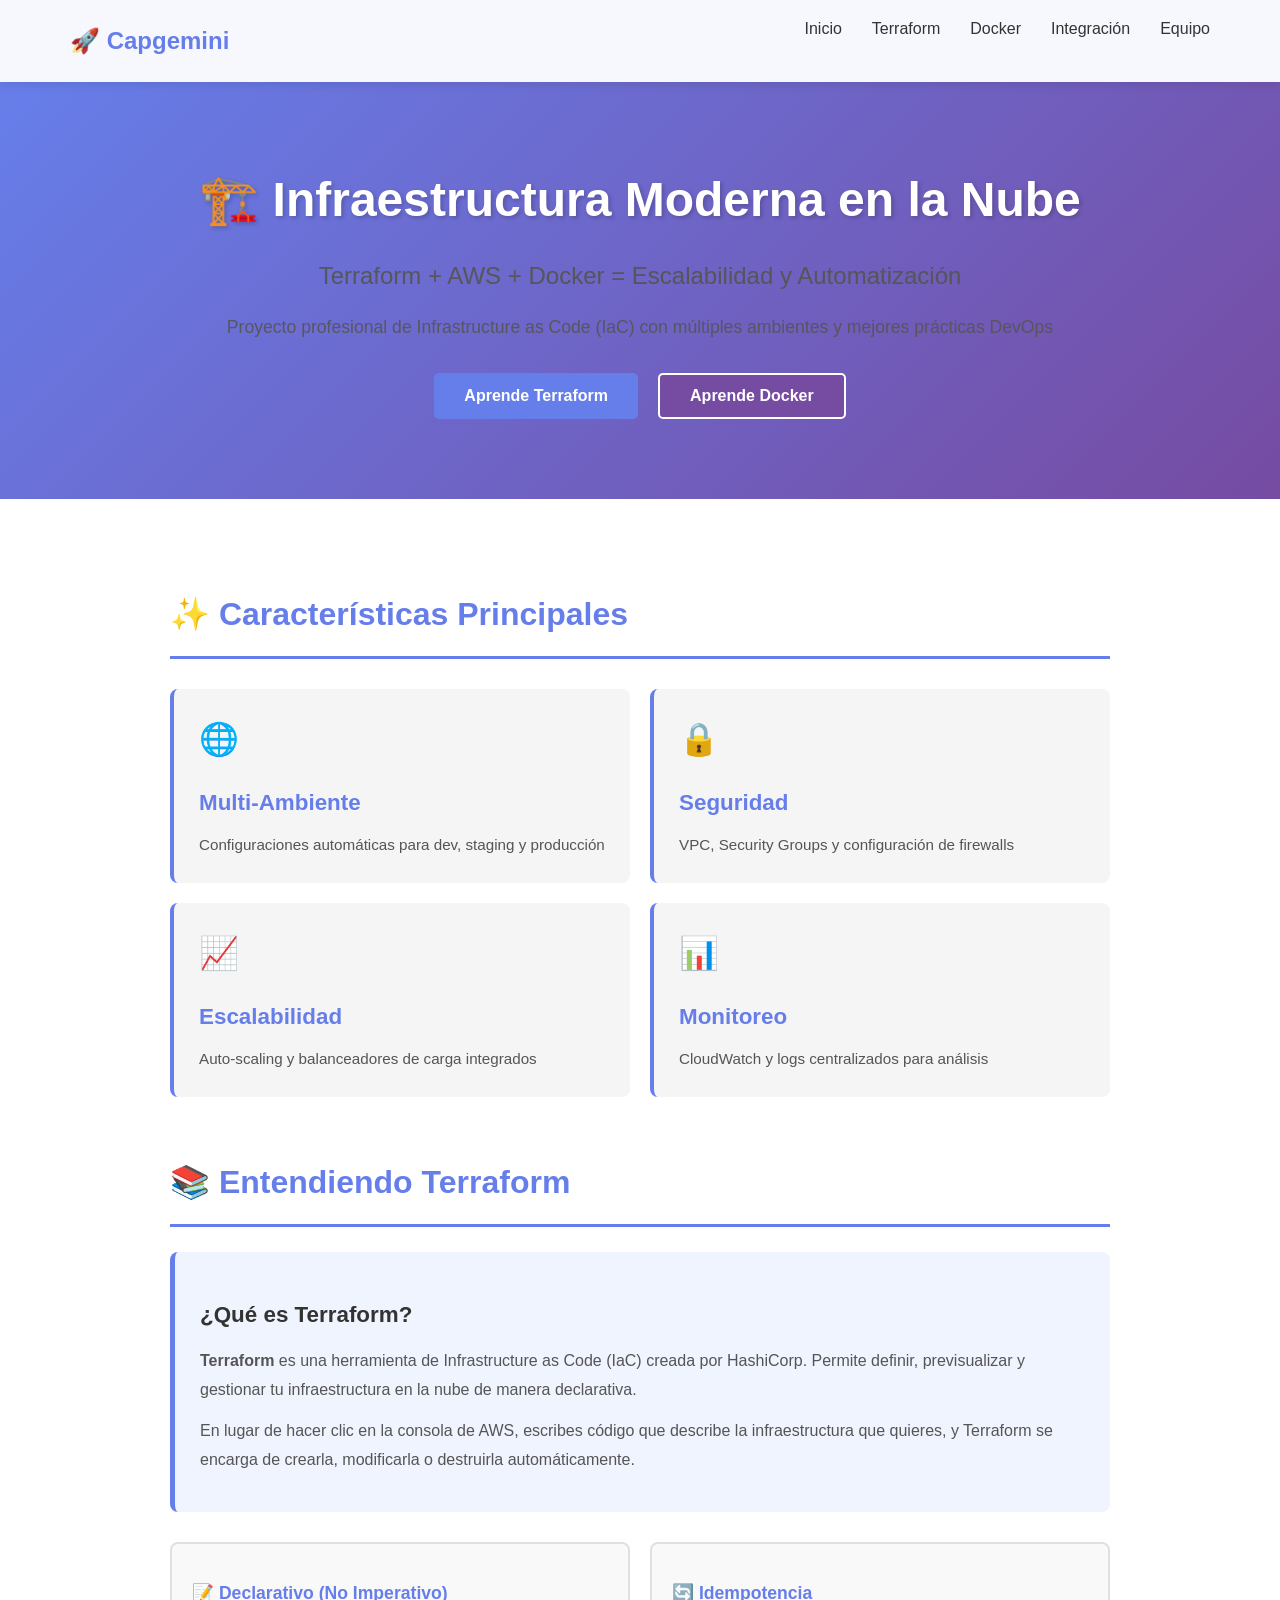
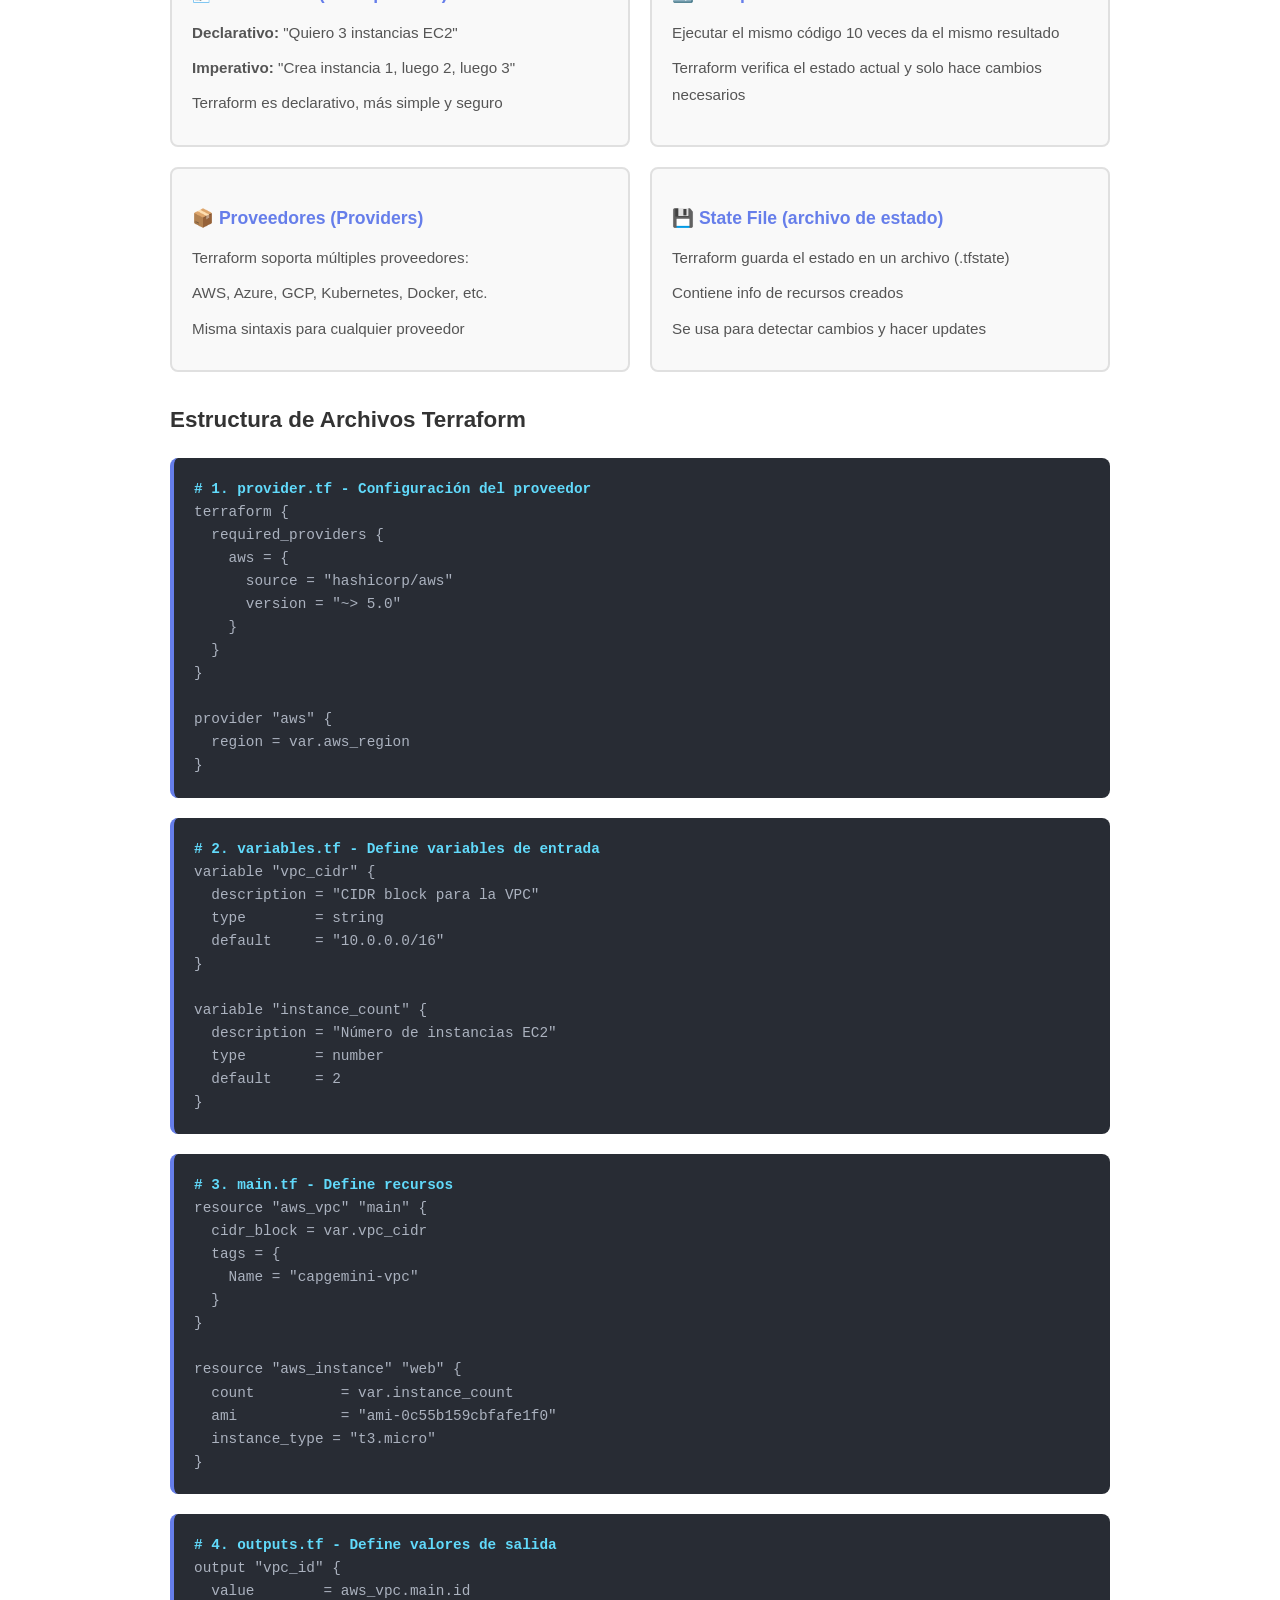
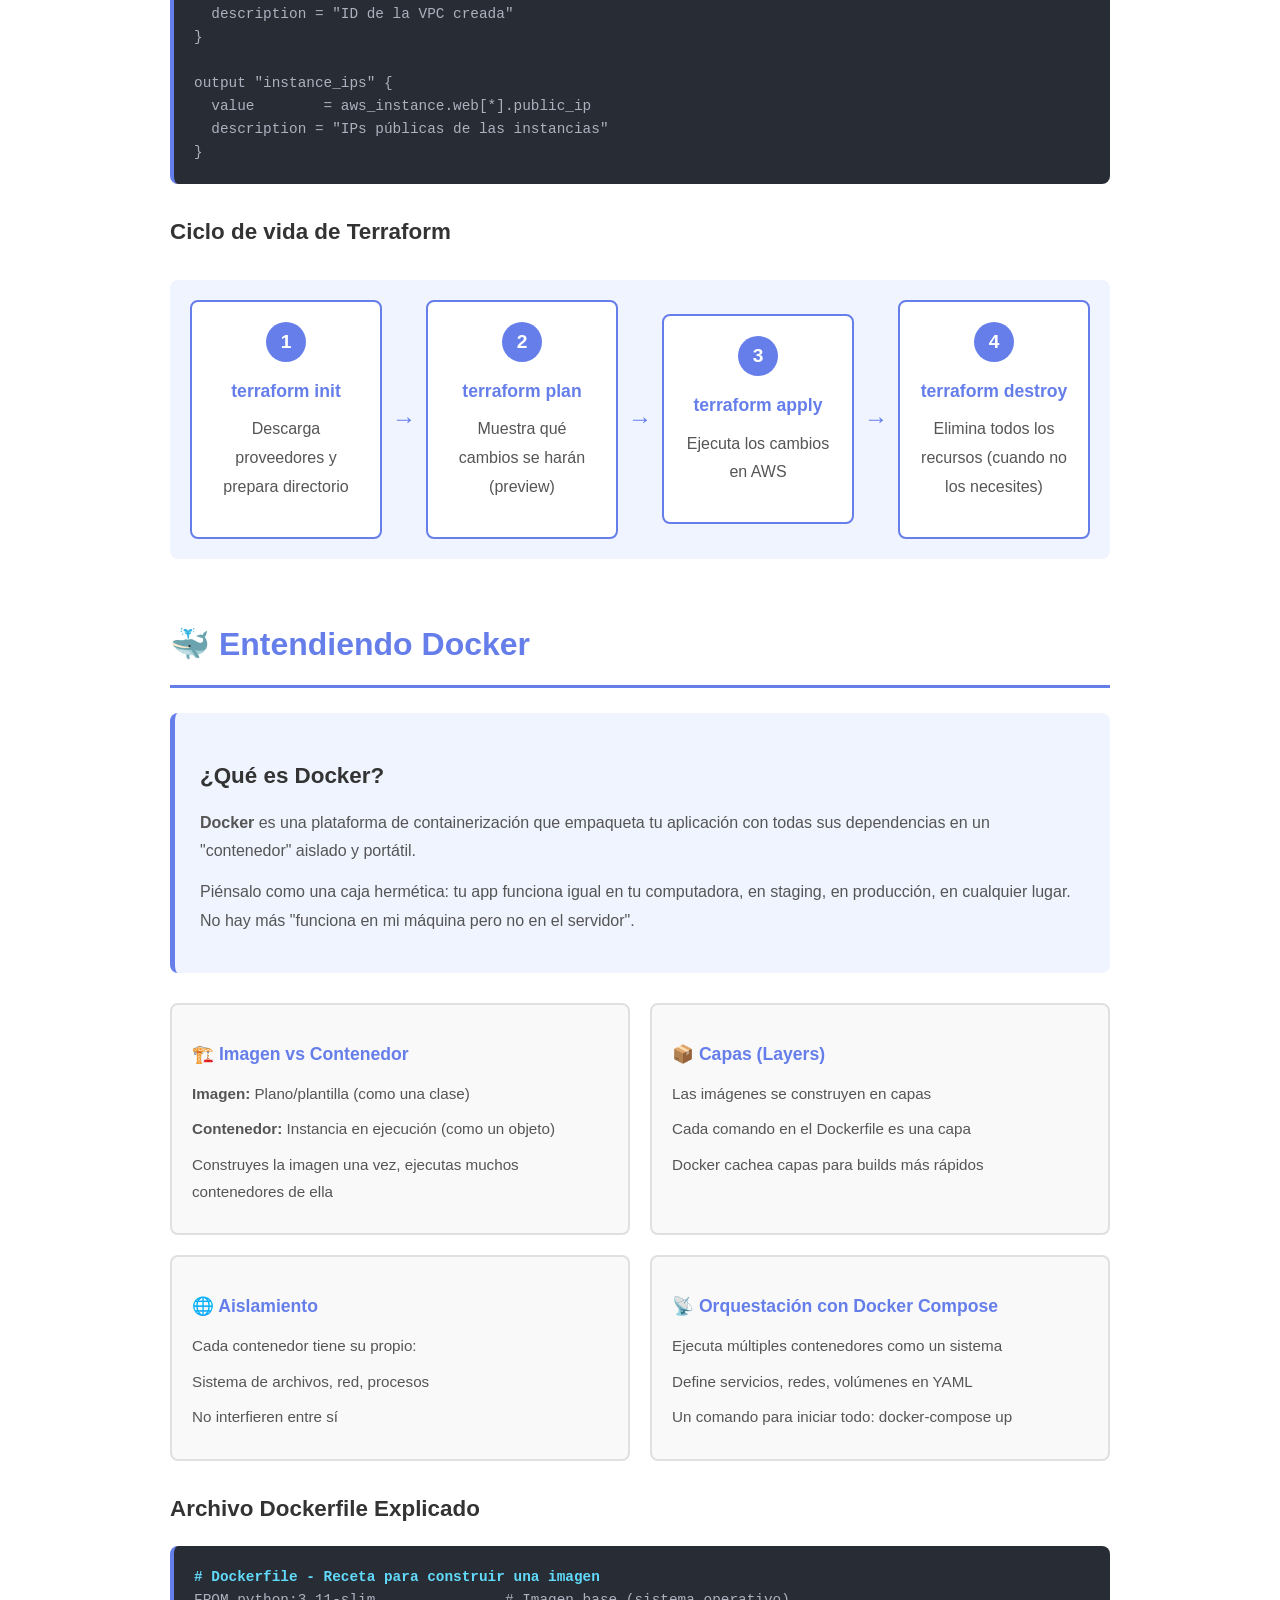
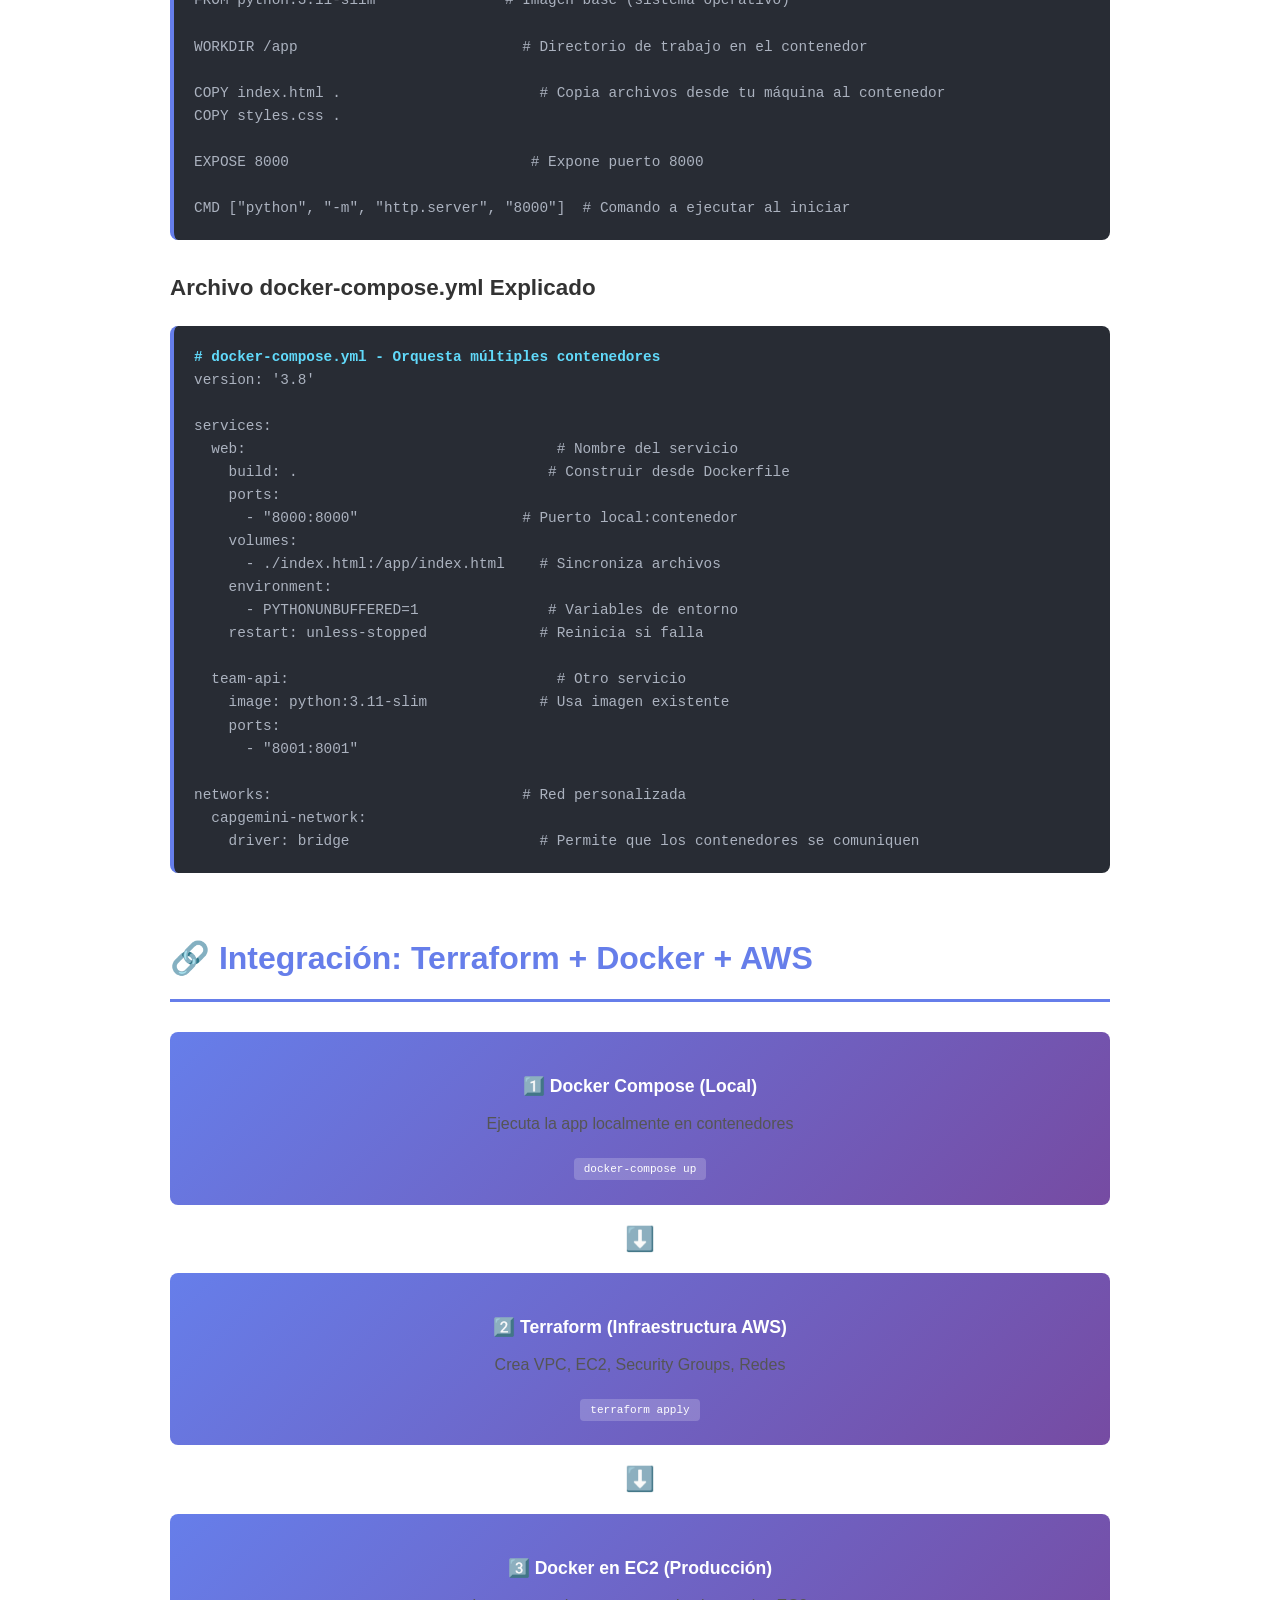
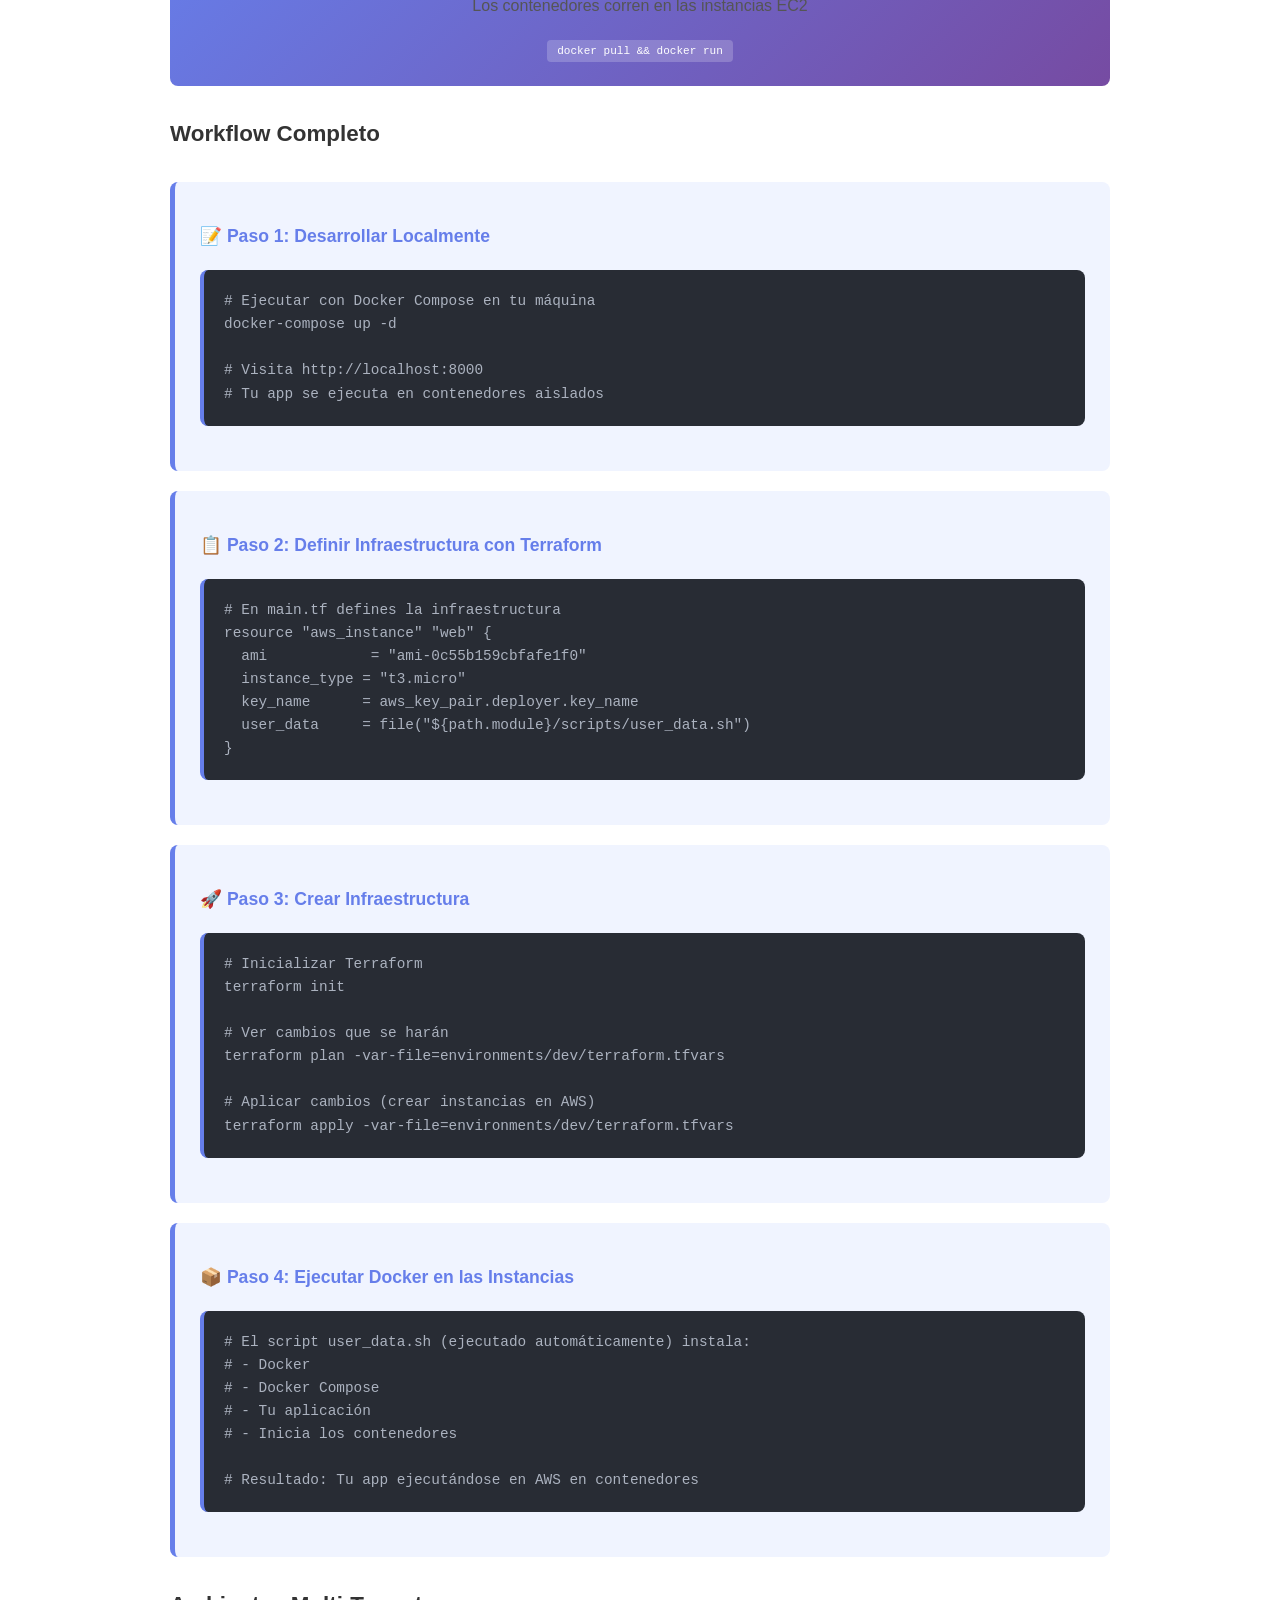
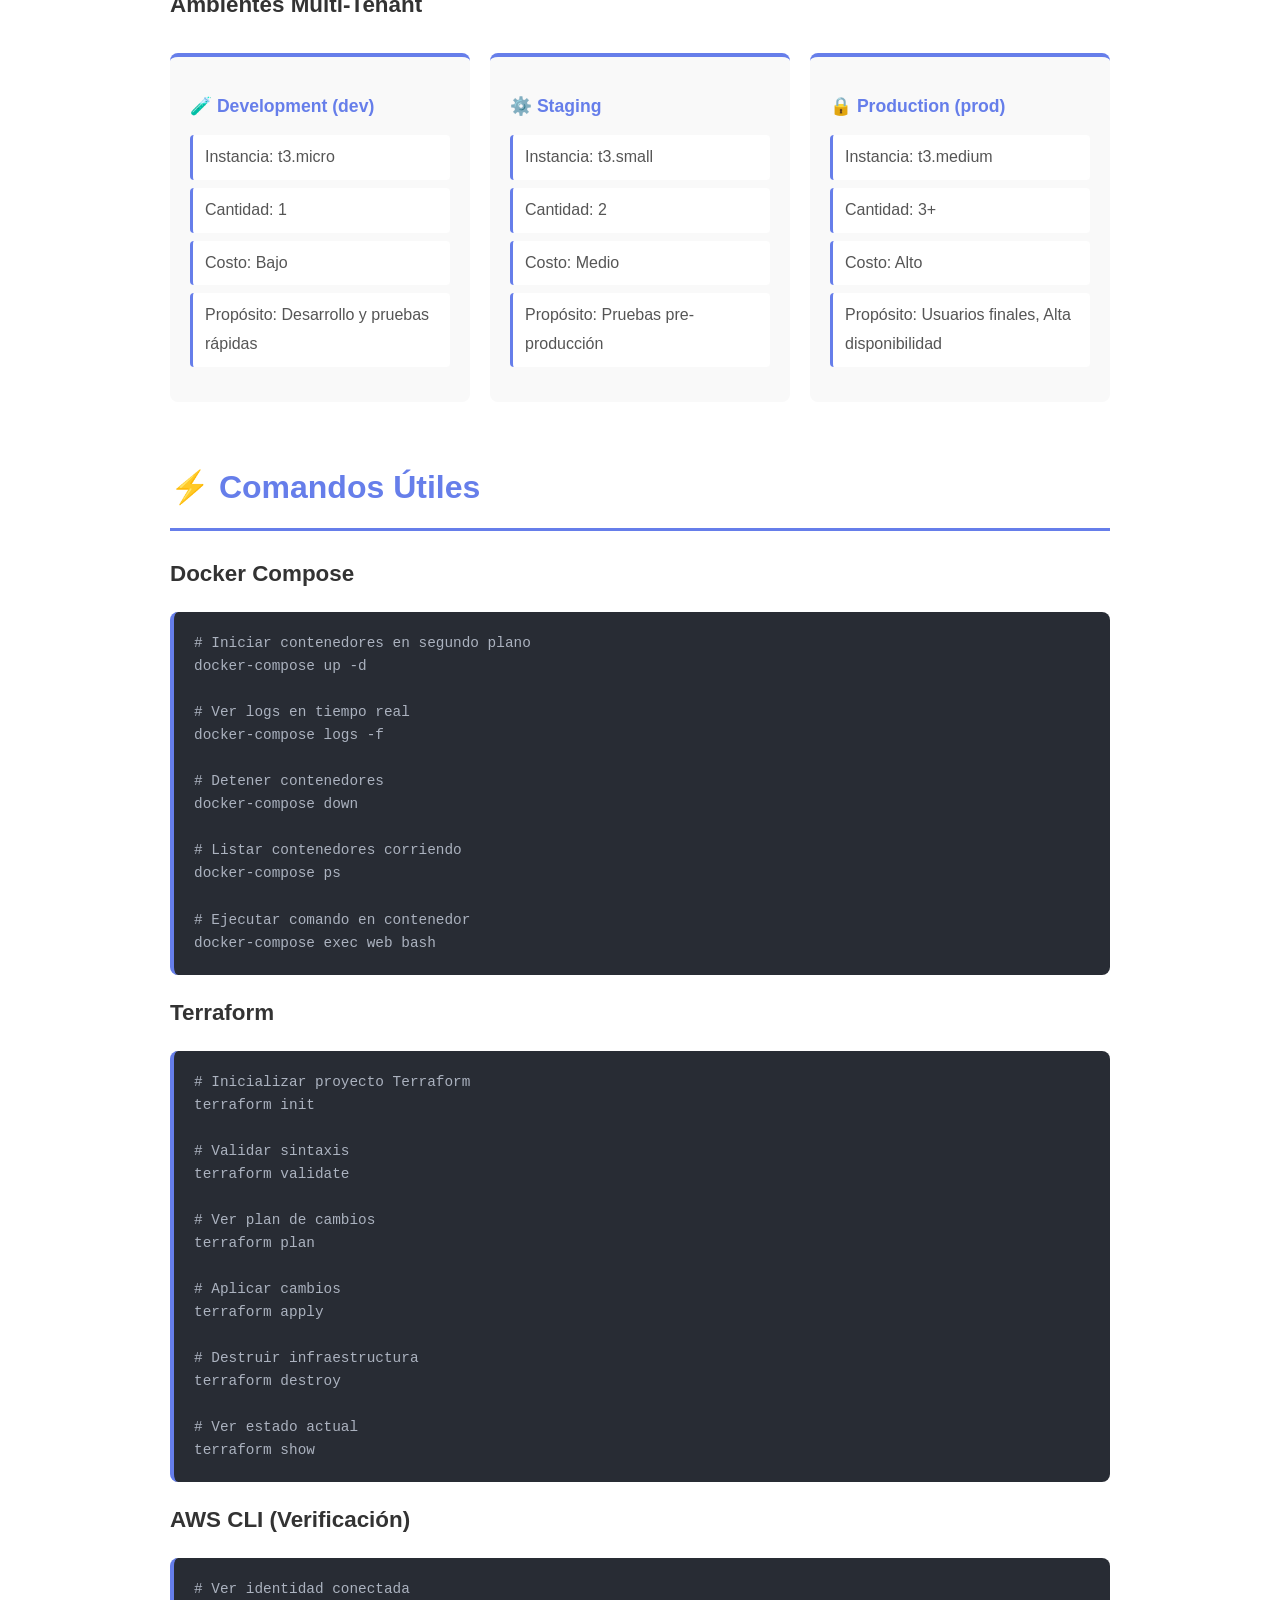
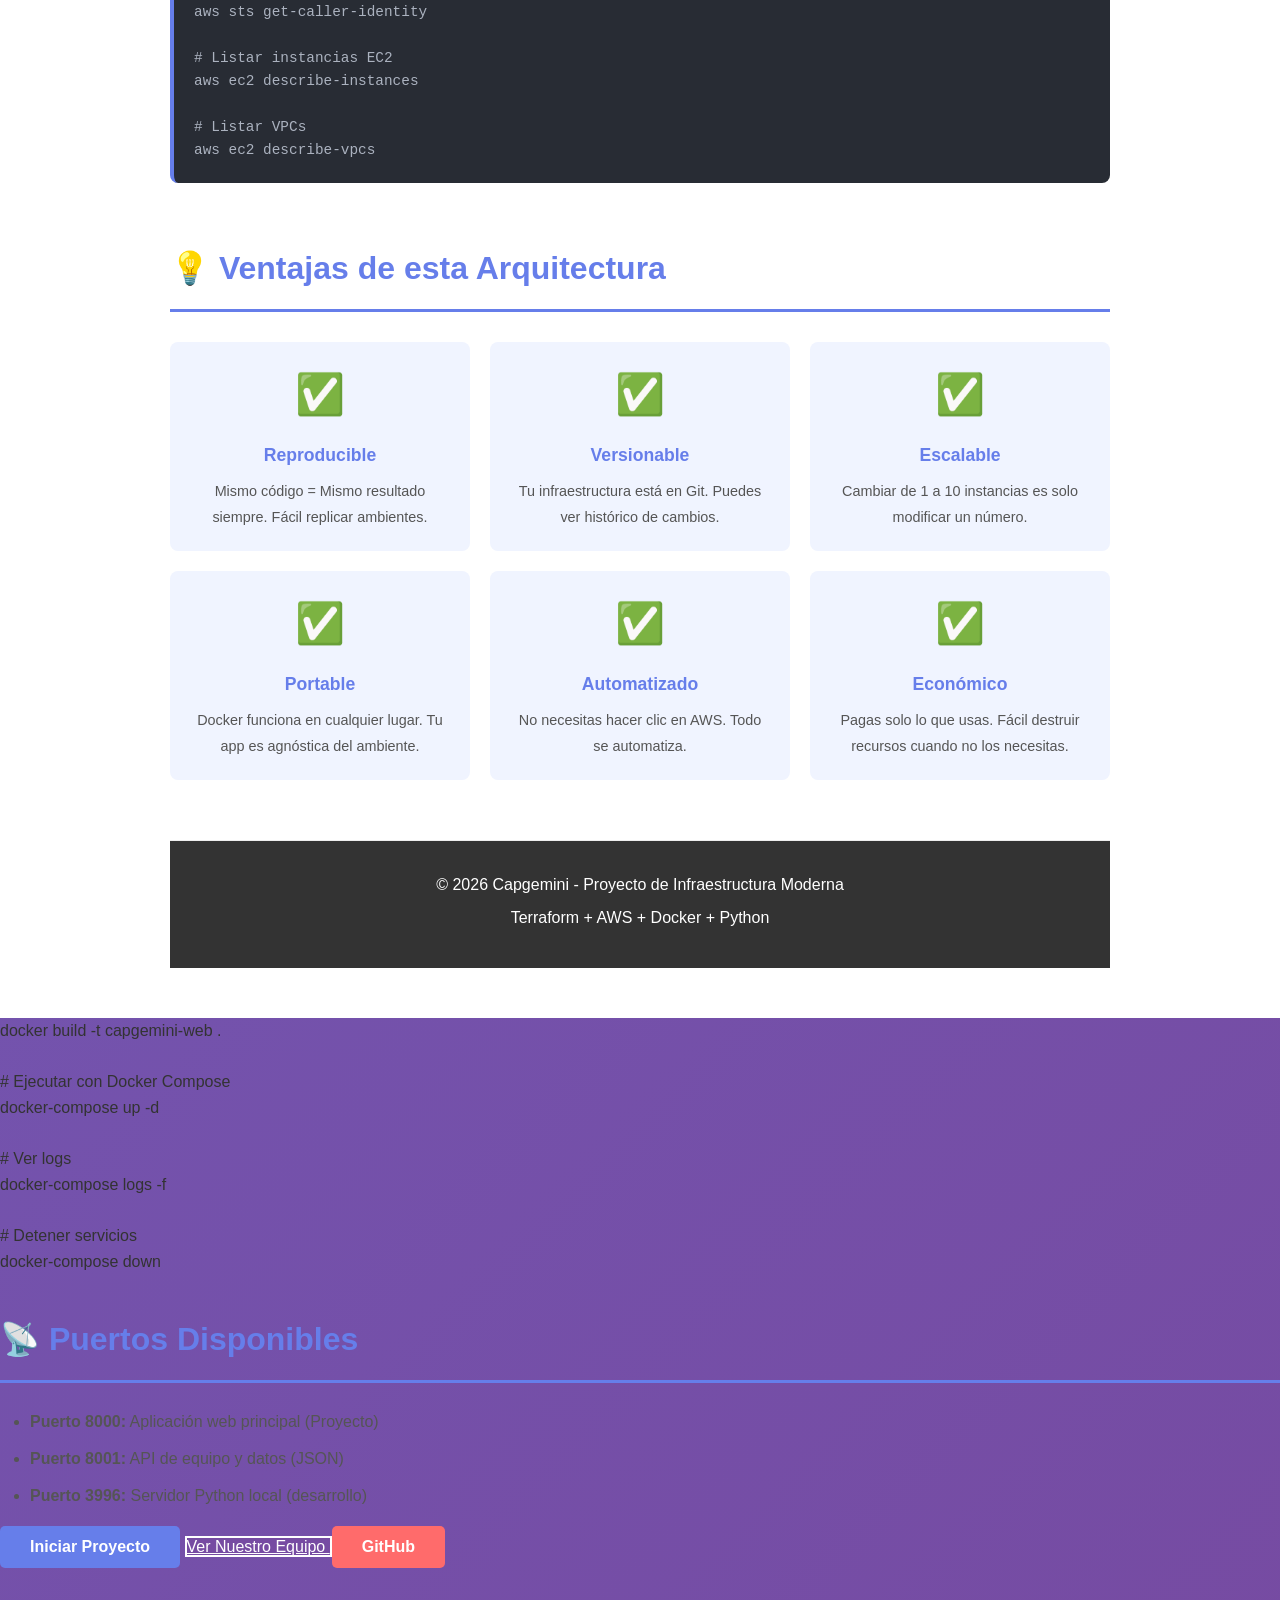
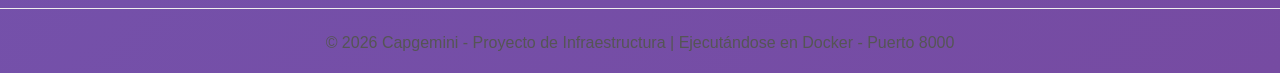
<file: index.html>
<!DOCTYPE html>
<html lang="es">
<head>
    <meta charset="UTF-8">
    <meta name="viewport" content="width=device-width, initial-scale=1.0">
    <title>Capgemini - Infraestructura en AWS con Terraform & Docker</title>
    <link rel="stylesheet" href="styles.css">
</head>
<body>
    <nav class="navbar">
        <div class="nav-container">
            <div class="logo">🚀 Capgemini</div>
            <ul class="nav-menu">
                <li><a href="#inicio">Inicio</a></li>
                <li><a href="#terraform">Terraform</a></li>
                <li><a href="#docker">Docker</a></li>
                <li><a href="#integracion">Integración</a></li>
                <li><a href="#equipo">Equipo</a></li>
            </ul>
        </div>
    </nav>

    <div class="container">
        <!-- HEADER HERO -->
        <header class="hero" id="inicio">
            <div class="hero-content">
                <h1>🏗️ Infraestructura Moderna en la Nube</h1>
                <p class="hero-subtitle">Terraform + AWS + Docker = Escalabilidad y Automatización</p>
                <p class="hero-desc">Proyecto profesional de Infrastructure as Code (IaC) con múltiples ambientes y mejores prácticas DevOps</p>
                <div class="hero-buttons">
                    <button onclick="scrollToSection('terraform')" class="btn btn-primary">Aprende Terraform</button>
                    <button onclick="scrollToSection('docker')" class="btn btn-secondary">Aprende Docker</button>
                </div>
            </div>
        </header>

        <div class="content">
            <!-- CARACTERÍSTICAS -->
            <section class="section">
                <h2>✨ Características Principales</h2>
                <div class="features">
                    <div class="feature-box">
                        <span class="feature-icon">🌐</span>
                        <h3>Multi-Ambiente</h3>
                        <p>Configuraciones automáticas para dev, staging y producción</p>
                    </div>
                    <div class="feature-box">
                        <span class="feature-icon">🔒</span>
                        <h3>Seguridad</h3>
                        <p>VPC, Security Groups y configuración de firewalls</p>
                    </div>
                    <div class="feature-box">
                        <span class="feature-icon">📈</span>
                        <h3>Escalabilidad</h3>
                        <p>Auto-scaling y balanceadores de carga integrados</p>
                    </div>
                    <div class="feature-box">
                        <span class="feature-icon">📊</span>
                        <h3>Monitoreo</h3>
                        <p>CloudWatch y logs centralizados para análisis</p>
                    </div>
                </div>
            </section>

            <!-- TERRAFORM EXPLICADO -->
            <section class="section" id="terraform">
                <h2>📚 Entendiendo Terraform</h2>
                
                <div class="info-box">
                    <h3>¿Qué es Terraform?</h3>
                    <p>
                        <strong>Terraform</strong> es una herramienta de Infrastructure as Code (IaC) creada por HashiCorp. 
                        Permite definir, previsualizar y gestionar tu infraestructura en la nube de manera declarativa.
                    </p>
                    <p>
                        En lugar de hacer clic en la consola de AWS, escribes código que describe la infraestructura que quieres, 
                        y Terraform se encarga de crearla, modificarla o destruirla automáticamente.
                    </p>
                </div>

                <div class="concept-grid">
                    <div class="concept-card">
                        <h4>📝 Declarativo (No Imperativo)</h4>
                        <p><strong>Declarativo:</strong> "Quiero 3 instancias EC2"</p>
                        <p><strong>Imperativo:</strong> "Crea instancia 1, luego 2, luego 3"</p>
                        <p>Terraform es declarativo, más simple y seguro</p>
                    </div>

                    <div class="concept-card">
                        <h4>🔄 Idempotencia</h4>
                        <p>Ejecutar el mismo código 10 veces da el mismo resultado</p>
                        <p>Terraform verifica el estado actual y solo hace cambios necesarios</p>
                    </div>

                    <div class="concept-card">
                        <h4>📦 Proveedores (Providers)</h4>
                        <p>Terraform soporta múltiples proveedores:</p>
                        <p>AWS, Azure, GCP, Kubernetes, Docker, etc.</p>
                        <p>Misma sintaxis para cualquier proveedor</p>
                    </div>

                    <div class="concept-card">
                        <h4>💾 State File (archivo de estado)</h4>
                        <p>Terraform guarda el estado en un archivo (.tfstate)</p>
                        <p>Contiene info de recursos creados</p>
                        <p>Se usa para detectar cambios y hacer updates</p>
                    </div>
                </div>

                <h3 style="margin-top: 30px;">Estructura de Archivos Terraform</h3>
                <div class="code-block">
<strong># 1. provider.tf - Configuración del proveedor</strong><br/>
terraform {<br/>
&nbsp;&nbsp;required_providers {<br/>
&nbsp;&nbsp;&nbsp;&nbsp;aws = {<br/>
&nbsp;&nbsp;&nbsp;&nbsp;&nbsp;&nbsp;source = "hashicorp/aws"<br/>
&nbsp;&nbsp;&nbsp;&nbsp;&nbsp;&nbsp;version = "~> 5.0"<br/>
&nbsp;&nbsp;&nbsp;&nbsp;}<br/>
&nbsp;&nbsp;}<br/>
}<br/>
<br/>
provider "aws" {<br/>
&nbsp;&nbsp;region = var.aws_region<br/>
}<br/>
                </div>

                <div class="code-block">
<strong># 2. variables.tf - Define variables de entrada</strong><br/>
variable "vpc_cidr" {<br/>
&nbsp;&nbsp;description = "CIDR block para la VPC"<br/>
&nbsp;&nbsp;type&nbsp;&nbsp;&nbsp;&nbsp;&nbsp;&nbsp;&nbsp;&nbsp;= string<br/>
&nbsp;&nbsp;default&nbsp;&nbsp;&nbsp;&nbsp;&nbsp;= "10.0.0.0/16"<br/>
}<br/>
<br/>
variable "instance_count" {<br/>
&nbsp;&nbsp;description = "Número de instancias EC2"<br/>
&nbsp;&nbsp;type&nbsp;&nbsp;&nbsp;&nbsp;&nbsp;&nbsp;&nbsp;&nbsp;= number<br/>
&nbsp;&nbsp;default&nbsp;&nbsp;&nbsp;&nbsp;&nbsp;= 2<br/>
}<br/>
                </div>

                <div class="code-block">
<strong># 3. main.tf - Define recursos</strong><br/>
resource "aws_vpc" "main" {<br/>
&nbsp;&nbsp;cidr_block = var.vpc_cidr<br/>
&nbsp;&nbsp;tags = {<br/>
&nbsp;&nbsp;&nbsp;&nbsp;Name = "capgemini-vpc"<br/>
&nbsp;&nbsp;}<br/>
}<br/>
<br/>
resource "aws_instance" "web" {<br/>
&nbsp;&nbsp;count&nbsp;&nbsp;&nbsp;&nbsp;&nbsp;&nbsp;&nbsp;&nbsp;&nbsp;&nbsp;= var.instance_count<br/>
&nbsp;&nbsp;ami&nbsp;&nbsp;&nbsp;&nbsp;&nbsp;&nbsp;&nbsp;&nbsp;&nbsp;&nbsp;&nbsp;&nbsp;= "ami-0c55b159cbfafe1f0"<br/>
&nbsp;&nbsp;instance_type&nbsp;= "t3.micro"<br/>
}<br/>
                </div>

                <div class="code-block">
<strong># 4. outputs.tf - Define valores de salida</strong><br/>
output "vpc_id" {<br/>
&nbsp;&nbsp;value&nbsp;&nbsp;&nbsp;&nbsp;&nbsp;&nbsp;&nbsp;&nbsp;= aws_vpc.main.id<br/>
&nbsp;&nbsp;description = "ID de la VPC creada"<br/>
}<br/>
<br/>
output "instance_ips" {<br/>
&nbsp;&nbsp;value&nbsp;&nbsp;&nbsp;&nbsp;&nbsp;&nbsp;&nbsp;&nbsp;= aws_instance.web[*].public_ip<br/>
&nbsp;&nbsp;description = "IPs públicas de las instancias"<br/>
}<br/>
                </div>

                <h3 style="margin-top: 30px;">Ciclo de vida de Terraform</h3>
                <div class="lifecycle">
                    <div class="lifecycle-step">
                        <span class="step-number">1</span>
                        <h4>terraform init</h4>
                        <p>Descarga proveedores y prepara directorio</p>
                    </div>
                    <div class="lifecycle-arrow">→</div>
                    <div class="lifecycle-step">
                        <span class="step-number">2</span>
                        <h4>terraform plan</h4>
                        <p>Muestra qué cambios se harán (preview)</p>
                    </div>
                    <div class="lifecycle-arrow">→</div>
                    <div class="lifecycle-step">
                        <span class="step-number">3</span>
                        <h4>terraform apply</h4>
                        <p>Ejecuta los cambios en AWS</p>
                    </div>
                    <div class="lifecycle-arrow">→</div>
                    <div class="lifecycle-step">
                        <span class="step-number">4</span>
                        <h4>terraform destroy</h4>
                        <p>Elimina todos los recursos (cuando no los necesites)</p>
                    </div>
                </div>
            </section>

            <!-- DOCKER EXPLICADO -->
            <section class="section" id="docker">
                <h2>🐳 Entendiendo Docker</h2>
                
                <div class="info-box">
                    <h3>¿Qué es Docker?</h3>
                    <p>
                        <strong>Docker</strong> es una plataforma de containerización que empaqueta tu aplicación 
                        con todas sus dependencias en un "contenedor" aislado y portátil.
                    </p>
                    <p>
                        Piénsalo como una caja hermética: tu app funciona igual en tu computadora, en staging, en producción, 
                        en cualquier lugar. No hay más "funciona en mi máquina pero no en el servidor".
                    </p>
                </div>

                <div class="concept-grid">
                    <div class="concept-card">
                        <h4>🏗️ Imagen vs Contenedor</h4>
                        <p><strong>Imagen:</strong> Plano/plantilla (como una clase)</p>
                        <p><strong>Contenedor:</strong> Instancia en ejecución (como un objeto)</p>
                        <p>Construyes la imagen una vez, ejecutas muchos contenedores de ella</p>
                    </div>

                    <div class="concept-card">
                        <h4>📦 Capas (Layers)</h4>
                        <p>Las imágenes se construyen en capas</p>
                        <p>Cada comando en el Dockerfile es una capa</p>
                        <p>Docker cachea capas para builds más rápidos</p>
                    </div>

                    <div class="concept-card">
                        <h4>🌐 Aislamiento</h4>
                        <p>Cada contenedor tiene su propio:</p>
                        <p>Sistema de archivos, red, procesos</p>
                        <p>No interfieren entre sí</p>
                    </div>

                    <div class="concept-card">
                        <h4>📡 Orquestación con Docker Compose</h4>
                        <p>Ejecuta múltiples contenedores como un sistema</p>
                        <p>Define servicios, redes, volúmenes en YAML</p>
                        <p>Un comando para iniciar todo: docker-compose up</p>
                    </div>
                </div>

                <h3 style="margin-top: 30px;">Archivo Dockerfile Explicado</h3>
                <div class="code-block">
<strong># Dockerfile - Receta para construir una imagen</strong><br/>
FROM python:3.11-slim&nbsp;&nbsp;&nbsp;&nbsp;&nbsp;&nbsp;&nbsp;&nbsp;&nbsp;&nbsp;&nbsp;&nbsp;&nbsp;&nbsp;&nbsp;# Imagen base (sistema operativo)<br/>
<br/>
WORKDIR /app&nbsp;&nbsp;&nbsp;&nbsp;&nbsp;&nbsp;&nbsp;&nbsp;&nbsp;&nbsp;&nbsp;&nbsp;&nbsp;&nbsp;&nbsp;&nbsp;&nbsp;&nbsp;&nbsp;&nbsp;&nbsp;&nbsp;&nbsp;&nbsp;&nbsp;&nbsp;# Directorio de trabajo en el contenedor<br/>
<br/>
COPY index.html .&nbsp;&nbsp;&nbsp;&nbsp;&nbsp;&nbsp;&nbsp;&nbsp;&nbsp;&nbsp;&nbsp;&nbsp;&nbsp;&nbsp;&nbsp;&nbsp;&nbsp;&nbsp;&nbsp;&nbsp;&nbsp;&nbsp;&nbsp;# Copia archivos desde tu máquina al contenedor<br/>
COPY styles.css .<br/>
<br/>
EXPOSE 8000&nbsp;&nbsp;&nbsp;&nbsp;&nbsp;&nbsp;&nbsp;&nbsp;&nbsp;&nbsp;&nbsp;&nbsp;&nbsp;&nbsp;&nbsp;&nbsp;&nbsp;&nbsp;&nbsp;&nbsp;&nbsp;&nbsp;&nbsp;&nbsp;&nbsp;&nbsp;&nbsp;&nbsp;# Expone puerto 8000<br/>
<br/>
CMD ["python", "-m", "http.server", "8000"]&nbsp;&nbsp;# Comando a ejecutar al iniciar<br/>
                </div>

                <h3 style="margin-top: 30px;">Archivo docker-compose.yml Explicado</h3>
                <div class="code-block">
<strong># docker-compose.yml - Orquesta múltiples contenedores</strong><br/>
version: '3.8'<br/>
<br/>
services:<br/>
&nbsp;&nbsp;web:&nbsp;&nbsp;&nbsp;&nbsp;&nbsp;&nbsp;&nbsp;&nbsp;&nbsp;&nbsp;&nbsp;&nbsp;&nbsp;&nbsp;&nbsp;&nbsp;&nbsp;&nbsp;&nbsp;&nbsp;&nbsp;&nbsp;&nbsp;&nbsp;&nbsp;&nbsp;&nbsp;&nbsp;&nbsp;&nbsp;&nbsp;&nbsp;&nbsp;&nbsp;&nbsp;&nbsp;# Nombre del servicio<br/>
&nbsp;&nbsp;&nbsp;&nbsp;build: .&nbsp;&nbsp;&nbsp;&nbsp;&nbsp;&nbsp;&nbsp;&nbsp;&nbsp;&nbsp;&nbsp;&nbsp;&nbsp;&nbsp;&nbsp;&nbsp;&nbsp;&nbsp;&nbsp;&nbsp;&nbsp;&nbsp;&nbsp;&nbsp;&nbsp;&nbsp;&nbsp;&nbsp;&nbsp;# Construir desde Dockerfile<br/>
&nbsp;&nbsp;&nbsp;&nbsp;ports:<br/>
&nbsp;&nbsp;&nbsp;&nbsp;&nbsp;&nbsp;- "8000:8000"&nbsp;&nbsp;&nbsp;&nbsp;&nbsp;&nbsp;&nbsp;&nbsp;&nbsp;&nbsp;&nbsp;&nbsp;&nbsp;&nbsp;&nbsp;&nbsp;&nbsp;&nbsp;&nbsp;# Puerto local:contenedor<br/>
&nbsp;&nbsp;&nbsp;&nbsp;volumes:<br/>
&nbsp;&nbsp;&nbsp;&nbsp;&nbsp;&nbsp;- ./index.html:/app/index.html&nbsp;&nbsp;&nbsp;&nbsp;# Sincroniza archivos<br/>
&nbsp;&nbsp;&nbsp;&nbsp;environment:<br/>
&nbsp;&nbsp;&nbsp;&nbsp;&nbsp;&nbsp;- PYTHONUNBUFFERED=1&nbsp;&nbsp;&nbsp;&nbsp;&nbsp;&nbsp;&nbsp;&nbsp;&nbsp;&nbsp;&nbsp;&nbsp;&nbsp;&nbsp;&nbsp;# Variables de entorno<br/>
&nbsp;&nbsp;&nbsp;&nbsp;restart: unless-stopped&nbsp;&nbsp;&nbsp;&nbsp;&nbsp;&nbsp;&nbsp;&nbsp;&nbsp;&nbsp;&nbsp;&nbsp;&nbsp;# Reinicia si falla<br/>
<br/>
&nbsp;&nbsp;team-api:&nbsp;&nbsp;&nbsp;&nbsp;&nbsp;&nbsp;&nbsp;&nbsp;&nbsp;&nbsp;&nbsp;&nbsp;&nbsp;&nbsp;&nbsp;&nbsp;&nbsp;&nbsp;&nbsp;&nbsp;&nbsp;&nbsp;&nbsp;&nbsp;&nbsp;&nbsp;&nbsp;&nbsp;&nbsp;&nbsp;&nbsp;# Otro servicio<br/>
&nbsp;&nbsp;&nbsp;&nbsp;image: python:3.11-slim&nbsp;&nbsp;&nbsp;&nbsp;&nbsp;&nbsp;&nbsp;&nbsp;&nbsp;&nbsp;&nbsp;&nbsp;&nbsp;# Usa imagen existente<br/>
&nbsp;&nbsp;&nbsp;&nbsp;ports:<br/>
&nbsp;&nbsp;&nbsp;&nbsp;&nbsp;&nbsp;- "8001:8001"<br/>
<br/>
networks:&nbsp;&nbsp;&nbsp;&nbsp;&nbsp;&nbsp;&nbsp;&nbsp;&nbsp;&nbsp;&nbsp;&nbsp;&nbsp;&nbsp;&nbsp;&nbsp;&nbsp;&nbsp;&nbsp;&nbsp;&nbsp;&nbsp;&nbsp;&nbsp;&nbsp;&nbsp;&nbsp;&nbsp;&nbsp;# Red personalizada<br/>
&nbsp;&nbsp;capgemini-network:<br/>
&nbsp;&nbsp;&nbsp;&nbsp;driver: bridge&nbsp;&nbsp;&nbsp;&nbsp;&nbsp;&nbsp;&nbsp;&nbsp;&nbsp;&nbsp;&nbsp;&nbsp;&nbsp;&nbsp;&nbsp;&nbsp;&nbsp;&nbsp;&nbsp;&nbsp;&nbsp;&nbsp;# Permite que los contenedores se comuniquen<br/>
                </div>
            </section>

            <!-- INTEGRACIÓN TERRAFORM + DOCKER -->
            <section class="section" id="integracion">
                <h2>🔗 Integración: Terraform + Docker + AWS</h2>
                
                <div class="integration-diagram">
                    <div class="diagram-box">
                        <h4>1️⃣ Docker Compose (Local)</h4>
                        <p>Ejecuta la app localmente en contenedores</p>
                        <code>docker-compose up</code>
                    </div>
                    <div class="diagram-arrow">⬇️</div>
                    <div class="diagram-box">
                        <h4>2️⃣ Terraform (Infraestructura AWS)</h4>
                        <p>Crea VPC, EC2, Security Groups, Redes</p>
                        <code>terraform apply</code>
                    </div>
                    <div class="diagram-arrow">⬇️</div>
                    <div class="diagram-box">
                        <h4>3️⃣ Docker en EC2 (Producción)</h4>
                        <p>Los contenedores corren en las instancias EC2</p>
                        <code>docker pull && docker run</code>
                    </div>
                </div>

                <h3 style="margin-top: 30px;">Workflow Completo</h3>
                <div class="workflow">
                    <div class="workflow-step">
                        <h4>📝 Paso 1: Desarrollar Localmente</h4>
                        <div class="code-block">
# Ejecutar con Docker Compose en tu máquina<br/>
docker-compose up -d<br/>
<br/>
# Visita http://localhost:8000<br/>
# Tu app se ejecuta en contenedores aislados<br/>
                        </div>
                    </div>

                    <div class="workflow-step">
                        <h4>📋 Paso 2: Definir Infraestructura con Terraform</h4>
                        <div class="code-block">
# En main.tf defines la infraestructura<br/>
resource "aws_instance" "web" {<br/>
&nbsp;&nbsp;ami&nbsp;&nbsp;&nbsp;&nbsp;&nbsp;&nbsp;&nbsp;&nbsp;&nbsp;&nbsp;&nbsp;&nbsp;= "ami-0c55b159cbfafe1f0"<br/>
&nbsp;&nbsp;instance_type&nbsp;= "t3.micro"<br/>
&nbsp;&nbsp;key_name&nbsp;&nbsp;&nbsp;&nbsp;&nbsp;&nbsp;= aws_key_pair.deployer.key_name<br/>
&nbsp;&nbsp;user_data&nbsp;&nbsp;&nbsp;&nbsp;&nbsp;= file("${path.module}/scripts/user_data.sh")<br/>
}<br/>
                        </div>
                    </div>

                    <div class="workflow-step">
                        <h4>🚀 Paso 3: Crear Infraestructura</h4>
                        <div class="code-block">
# Inicializar Terraform<br/>
terraform init<br/>
<br/>
# Ver cambios que se harán<br/>
terraform plan -var-file=environments/dev/terraform.tfvars<br/>
<br/>
# Aplicar cambios (crear instancias en AWS)<br/>
terraform apply -var-file=environments/dev/terraform.tfvars<br/>
                        </div>
                    </div>

                    <div class="workflow-step">
                        <h4>📦 Paso 4: Ejecutar Docker en las Instancias</h4>
                        <div class="code-block">
# El script user_data.sh (ejecutado automáticamente) instala:<br/>
# - Docker<br/>
# - Docker Compose<br/>
# - Tu aplicación<br/>
# - Inicia los contenedores<br/>
<br/>
# Resultado: Tu app ejecutándose en AWS en contenedores<br/>
                        </div>
                    </div>
                </div>

                <h3 style="margin-top: 30px;">Ambientes Multi-Tenant</h3>
                <div class="environments">
                    <div class="env-box">
                        <h4>🧪 Development (dev)</h4>
                        <ul>
                            <li>Instancia: t3.micro</li>
                            <li>Cantidad: 1</li>
                            <li>Costo: Bajo</li>
                            <li>Propósito: Desarrollo y pruebas rápidas</li>
                        </ul>
                    </div>
                    <div class="env-box">
                        <h4>⚙️ Staging</h4>
                        <ul>
                            <li>Instancia: t3.small</li>
                            <li>Cantidad: 2</li>
                            <li>Costo: Medio</li>
                            <li>Propósito: Pruebas pre-producción</li>
                        </ul>
                    </div>
                    <div class="env-box">
                        <h4>🔒 Production (prod)</h4>
                        <ul>
                            <li>Instancia: t3.medium</li>
                            <li>Cantidad: 3+</li>
                            <li>Costo: Alto</li>
                            <li>Propósito: Usuarios finales, Alta disponibilidad</li>
                        </ul>
                    </div>
                </div>
            </section>

            <!-- COMANDOS ÚTILES -->
            <section class="section">
                <h2>⚡ Comandos Útiles</h2>
                
                <h3>Docker Compose</h3>
                <div class="code-block">
# Iniciar contenedores en segundo plano<br/>
docker-compose up -d<br/>
<br/>
# Ver logs en tiempo real<br/>
docker-compose logs -f<br/>
<br/>
# Detener contenedores<br/>
docker-compose down<br/>
<br/>
# Listar contenedores corriendo<br/>
docker-compose ps<br/>
<br/>
# Ejecutar comando en contenedor<br/>
docker-compose exec web bash<br/>
                </div>

                <h3>Terraform</h3>
                <div class="code-block">
# Inicializar proyecto Terraform<br/>
terraform init<br/>
<br/>
# Validar sintaxis<br/>
terraform validate<br/>
<br/>
# Ver plan de cambios<br/>
terraform plan<br/>
<br/>
# Aplicar cambios<br/>
terraform apply<br/>
<br/>
# Destruir infraestructura<br/>
terraform destroy<br/>
<br/>
# Ver estado actual<br/>
terraform show<br/>
                </div>

                <h3>AWS CLI (Verificación)</h3>
                <div class="code-block">
# Ver identidad conectada<br/>
aws sts get-caller-identity<br/>
<br/>
# Listar instancias EC2<br/>
aws ec2 describe-instances<br/>
<br/>
# Listar VPCs<br/>
aws ec2 describe-vpcs<br/>
                </div>
            </section>

            <!-- VENTAJAS -->
            <section class="section">
                <h2>💡 Ventajas de esta Arquitectura</h2>
                <div class="advantages">
                    <div class="advantage">
                        <span class="advantage-icon">✅</span>
                        <h4>Reproducible</h4>
                        <p>Mismo código = Mismo resultado siempre. Fácil replicar ambientes.</p>
                    </div>
                    <div class="advantage">
                        <span class="advantage-icon">✅</span>
                        <h4>Versionable</h4>
                        <p>Tu infraestructura está en Git. Puedes ver histórico de cambios.</p>
                    </div>
                    <div class="advantage">
                        <span class="advantage-icon">✅</span>
                        <h4>Escalable</h4>
                        <p>Cambiar de 1 a 10 instancias es solo modificar un número.</p>
                    </div>
                    <div class="advantage">
                        <span class="advantage-icon">✅</span>
                        <h4>Portable</h4>
                        <p>Docker funciona en cualquier lugar. Tu app es agnóstica del ambiente.</p>
                    </div>
                    <div class="advantage">
                        <span class="advantage-icon">✅</span>
                        <h4>Automatizado</h4>
                        <p>No necesitas hacer clic en AWS. Todo se automatiza.</p>
                    </div>
                    <div class="advantage">
                        <span class="advantage-icon">✅</span>
                        <h4>Económico</h4>
                        <p>Pagas solo lo que usas. Fácil destruir recursos cuando no los necesitas.</p>
                    </div>
                </div>
            </section>

            <!-- FOOTER -->
            <footer class="footer">
                <p>© 2026 Capgemini - Proyecto de Infraestructura Moderna</p>
                <p>Terraform + AWS + Docker + Python</p>
            </footer>
        </div>
    </div>

    <script>
        function scrollToSection(id) {
            const element = document.getElementById(id);
            element.scrollIntoView({ behavior: 'smooth' });
        }
    </script>
</body>
</html>
docker build -t capgemini-web .<br/>
<br/>
# Ejecutar con Docker Compose<br/>
docker-compose up -d<br/>
<br/>
# Ver logs<br/>
docker-compose logs -f<br/>
<br/>
# Detener servicios<br/>
docker-compose down
            </div>

            <h2>📡 Puertos Disponibles</h2>
            <ul>
                <li><strong>Puerto 8000:</strong> Aplicación web principal (Proyecto)</li>
                <li><strong>Puerto 8001:</strong> API de equipo y datos (JSON)</li>
                <li><strong>Puerto 3996:</strong> Servidor Python local (desarrollo)</li>
            </ul>
        </div>

        <div class="button-group">
            <button class="btn-primary" onclick="alert('¡Proyecto listo para desplegar en Docker!')">
                Iniciar Proyecto
            </button>
            <a href="team.html" class="btn-secondary">
                Ver Nuestro Equipo
            </a>
            <button class="btn-link" onclick="openGitHub()">
                GitHub
            </button>
        </div>

        <footer>
            <p>© 2026 Capgemini - Proyecto de Infraestructura | Ejecutándose en Docker - Puerto 8000</p>
        </footer>
    </div>

    <script>
        function openGitHub() {
            window.open('https://github.com/jramirezma50/Capgemini', '_blank');
        }

        // Log para verificar que la página se cargó
        console.log('✅ Página de Capgemini cargada correctamente - Puerto 8000');
    </script>
</body>
</html>
</file>
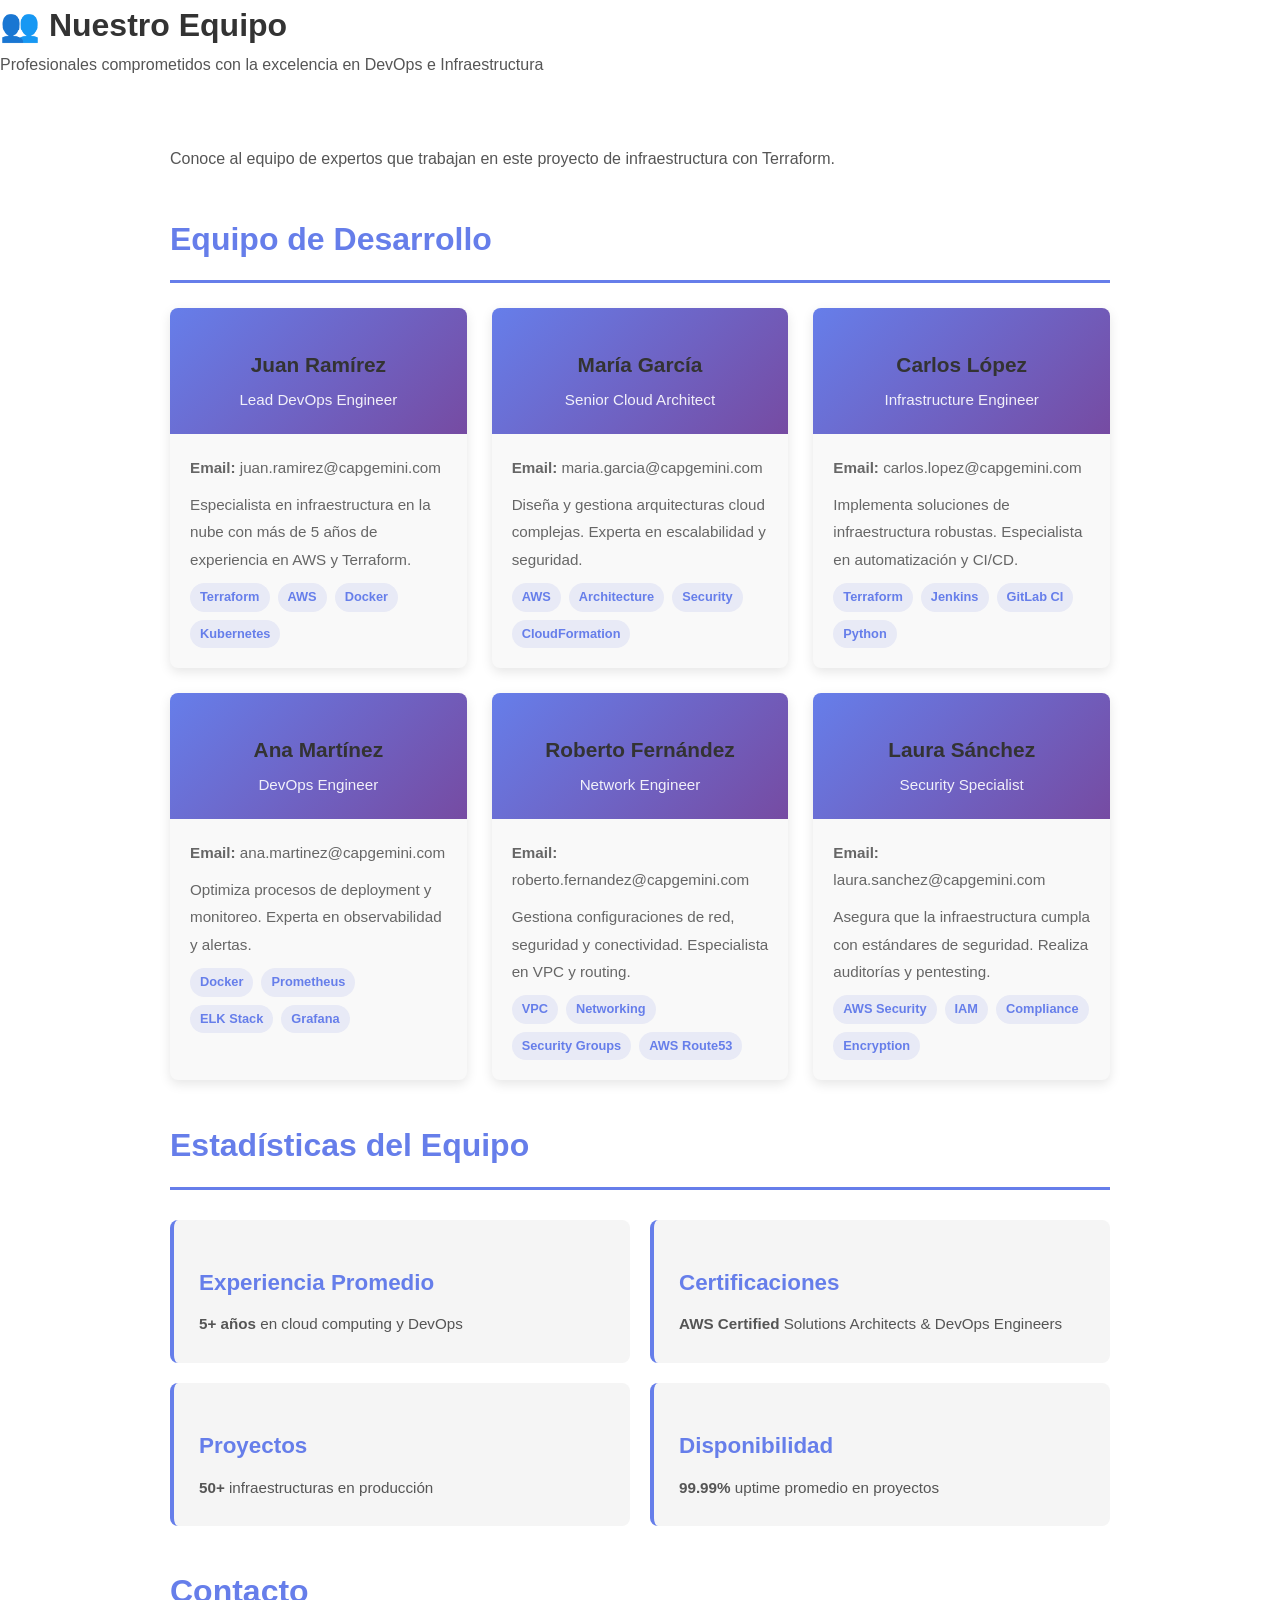
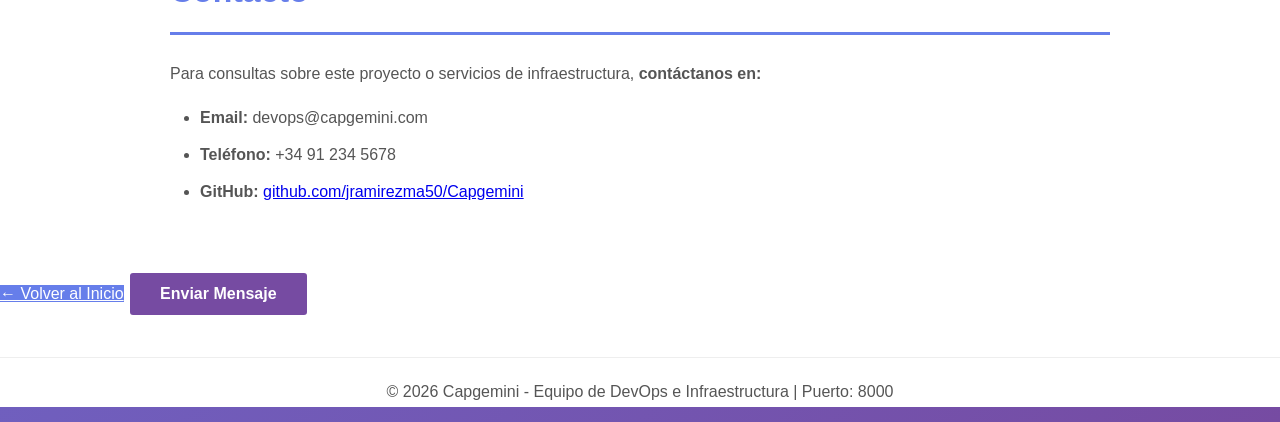
<file: team.html>
<!DOCTYPE html>
<html lang="es">
<head>
    <meta charset="UTF-8">
    <meta name="viewport" content="width=device-width, initial-scale=1.0">
    <title>Nuestro Equipo - Capgemini</title>
    <link rel="stylesheet" href="styles.css">
</head>
<body>
    <div class="container">
        <header>
            <h1>👥 Nuestro Equipo</h1>
            <p class="subtitle">Profesionales comprometidos con la excelencia en DevOps e Infraestructura</p>
        </header>

        <div class="content">
            <p>Conoce al equipo de expertos que trabajan en este proyecto de infraestructura con Terraform.</p>

            <h2>Equipo de Desarrollo</h2>
            <div class="team-grid">
                <div class="team-card">
                    <div class="team-card-header">
                        <h3>Juan Ramírez</h3>
                        <p>Lead DevOps Engineer</p>
                    </div>
                    <div class="team-card-body">
                        <p><strong>Email:</strong> juan.ramirez@capgemini.com</p>
                        <p>Especialista en infraestructura en la nube con más de 5 años de experiencia en AWS y Terraform.</p>
                        <div class="team-skills">
                            <span class="skill-tag">Terraform</span>
                            <span class="skill-tag">AWS</span>
                            <span class="skill-tag">Docker</span>
                            <span class="skill-tag">Kubernetes</span>
                        </div>
                    </div>
                </div>

                <div class="team-card">
                    <div class="team-card-header">
                        <h3>María García</h3>
                        <p>Senior Cloud Architect</p>
                    </div>
                    <div class="team-card-body">
                        <p><strong>Email:</strong> maria.garcia@capgemini.com</p>
                        <p>Diseña y gestiona arquitecturas cloud complejas. Experta en escalabilidad y seguridad.</p>
                        <div class="team-skills">
                            <span class="skill-tag">AWS</span>
                            <span class="skill-tag">Architecture</span>
                            <span class="skill-tag">Security</span>
                            <span class="skill-tag">CloudFormation</span>
                        </div>
                    </div>
                </div>

                <div class="team-card">
                    <div class="team-card-header">
                        <h3>Carlos López</h3>
                        <p>Infrastructure Engineer</p>
                    </div>
                    <div class="team-card-body">
                        <p><strong>Email:</strong> carlos.lopez@capgemini.com</p>
                        <p>Implementa soluciones de infraestructura robustas. Especialista en automatización y CI/CD.</p>
                        <div class="team-skills">
                            <span class="skill-tag">Terraform</span>
                            <span class="skill-tag">Jenkins</span>
                            <span class="skill-tag">GitLab CI</span>
                            <span class="skill-tag">Python</span>
                        </div>
                    </div>
                </div>

                <div class="team-card">
                    <div class="team-card-header">
                        <h3>Ana Martínez</h3>
                        <p>DevOps Engineer</p>
                    </div>
                    <div class="team-card-body">
                        <p><strong>Email:</strong> ana.martinez@capgemini.com</p>
                        <p>Optimiza procesos de deployment y monitoreo. Experta en observabilidad y alertas.</p>
                        <div class="team-skills">
                            <span class="skill-tag">Docker</span>
                            <span class="skill-tag">Prometheus</span>
                            <span class="skill-tag">ELK Stack</span>
                            <span class="skill-tag">Grafana</span>
                        </div>
                    </div>
                </div>

                <div class="team-card">
                    <div class="team-card-header">
                        <h3>Roberto Fernández</h3>
                        <p>Network Engineer</p>
                    </div>
                    <div class="team-card-body">
                        <p><strong>Email:</strong> roberto.fernandez@capgemini.com</p>
                        <p>Gestiona configuraciones de red, seguridad y conectividad. Especialista en VPC y routing.</p>
                        <div class="team-skills">
                            <span class="skill-tag">VPC</span>
                            <span class="skill-tag">Networking</span>
                            <span class="skill-tag">Security Groups</span>
                            <span class="skill-tag">AWS Route53</span>
                        </div>
                    </div>
                </div>

                <div class="team-card">
                    <div class="team-card-header">
                        <h3>Laura Sánchez</h3>
                        <p>Security Specialist</p>
                    </div>
                    <div class="team-card-body">
                        <p><strong>Email:</strong> laura.sanchez@capgemini.com</p>
                        <p>Asegura que la infraestructura cumpla con estándares de seguridad. Realiza auditorías y pentesting.</p>
                        <div class="team-skills">
                            <span class="skill-tag">AWS Security</span>
                            <span class="skill-tag">IAM</span>
                            <span class="skill-tag">Compliance</span>
                            <span class="skill-tag">Encryption</span>
                        </div>
                    </div>
                </div>
            </div>

            <h2>Estadísticas del Equipo</h2>
            <div class="features">
                <div class="feature-box">
                    <h3>Experiencia Promedio</h3>
                    <p><strong>5+ años</strong> en cloud computing y DevOps</p>
                </div>
                <div class="feature-box">
                    <h3>Certificaciones</h3>
                    <p><strong>AWS Certified</strong> Solutions Architects & DevOps Engineers</p>
                </div>
                <div class="feature-box">
                    <h3>Proyectos</h3>
                    <p><strong>50+</strong> infraestructuras en producción</p>
                </div>
                <div class="feature-box">
                    <h3>Disponibilidad</h3>
                    <p><strong>99.99%</strong> uptime promedio en proyectos</p>
                </div>
            </div>

            <h2>Contacto</h2>
            <p>
                Para consultas sobre este proyecto o servicios de infraestructura, 
                <strong>contáctanos en:</strong>
            </p>
            <ul>
                <li><strong>Email:</strong> devops@capgemini.com</li>
                <li><strong>Teléfono:</strong> +34 91 234 5678</li>
                <li><strong>GitHub:</strong> <a href="https://github.com/jramirezma50/Capgemini" target="_blank">github.com/jramirezma50/Capgemini</a></li>
            </ul>
        </div>

        <div class="button-group">
            <a href="index.html" class="btn-primary">← Volver al Inicio</a>
            <button class="btn-secondary" onclick="alert('¡Gracias por visitar nuestro equipo!')">
                Enviar Mensaje
            </button>
        </div>

        <footer>
            <p>© 2026 Capgemini - Equipo de DevOps e Infraestructura | Puerto: 8000</p>
        </footer>
    </div>
</body>
</html>
</file>
<file: styles.css>
* {
    margin: 0;
    padding: 0;
    box-sizing: border-box;
}

body {
    font-family: 'Segoe UI', Tahoma, Geneva, Verdana, sans-serif;
    background: linear-gradient(135deg, #667eea 0%, #764ba2 100%);
    min-height: 100vh;
    color: #333;
    line-height: 1.6;
}

/* ==================== NAVBAR ==================== */
.navbar {
    background: rgba(255, 255, 255, 0.95);
    box-shadow: 0 2px 10px rgba(0, 0, 0, 0.1);
    position: sticky;
    top: 0;
    z-index: 1000;
}

.nav-container {
    max-width: 1200px;
    margin: 0 auto;
    display: flex;
    justify-content: space-between;
    align-items: center;
    padding: 15px 30px;
}

.logo {
    font-size: 1.5em;
    font-weight: bold;
    color: #667eea;
}

.nav-menu {
    display: flex;
    list-style: none;
    gap: 30px;
}

.nav-menu a {
    text-decoration: none;
    color: #333;
    font-weight: 500;
    transition: color 0.3s;
}

.nav-menu a:hover {
    color: #667eea;
}

/* ==================== HERO SECTION ==================== */
.hero {
    background: linear-gradient(135deg, #667eea 0%, #764ba2 100%);
    color: white;
    text-align: center;
    padding: 80px 30px;
    margin: 0;
}

.hero-content h1 {
    font-size: 3em;
    margin-bottom: 15px;
    text-shadow: 2px 2px 4px rgba(0, 0, 0, 0.2);
}

.hero-subtitle {
    font-size: 1.5em;
    margin-bottom: 15px;
    opacity: 0.95;
}

.hero-desc {
    font-size: 1.1em;
    margin-bottom: 30px;
    opacity: 0.9;
}

.hero-buttons {
    display: flex;
    gap: 20px;
    justify-content: center;
    flex-wrap: wrap;
}

.btn {
    padding: 12px 30px;
    border: none;
    border-radius: 5px;
    font-size: 1em;
    cursor: pointer;
    transition: all 0.3s;
    font-weight: 600;
}

.btn-primary {
    background: white;
    color: #667eea;
}

.btn-primary:hover {
    transform: translateY(-2px);
    box-shadow: 0 10px 20px rgba(0, 0, 0, 0.2);
}

.btn-secondary {
    background: transparent;
    color: white;
    border: 2px solid white;
}

.btn-secondary:hover {
    background: white;
    color: #667eea;
}

/* ==================== CONTENEDOR PRINCIPAL ==================== */
.container {
    background: white;
    border-radius: 0;
    box-shadow: none;
    max-width: 100%;
    width: 100%;
    padding: 0;
}

.content {
    max-width: 1000px;
    margin: 0 auto;
    padding: 50px 30px;
}

/* ==================== SECCIONES ==================== */
.section {
    margin-bottom: 60px;
}

h2 {
    color: #667eea;
    font-size: 2em;
    margin: 40px 0 25px 0;
    border-bottom: 3px solid #667eea;
    padding-bottom: 15px;
}

h3 {
    color: #333;
    font-size: 1.4em;
    margin: 20px 0 15px 0;
}

h4 {
    color: #667eea;
    font-size: 1.1em;
    margin: 15px 0 10px 0;
}

p {
    color: #555;
    margin-bottom: 15px;
    line-height: 1.8;
}

ul, ol {
    color: #555;
    margin-left: 30px;
    line-height: 1.8;
    margin-bottom: 15px;
}

li {
    margin-bottom: 8px;
}

/* ==================== CAJAS DE INFO ==================== */
.info-box {
    background: #f0f4ff;
    padding: 25px;
    border-radius: 8px;
    border-left: 5px solid #667eea;
    margin: 20px 0;
}

.info-box p {
    margin-bottom: 12px;
}

/* ==================== FEATURES ==================== */
.features {
    display: grid;
    grid-template-columns: 1fr 1fr;
    gap: 20px;
    margin: 30px 0;
}

.feature-box {
    background: #f5f5f5;
    padding: 25px;
    border-radius: 8px;
    border-left: 4px solid #667eea;
    transition: all 0.3s;
}

.feature-box:hover {
    transform: translateY(-5px);
    box-shadow: 0 10px 25px rgba(0, 0, 0, 0.1);
}

.feature-box h3 {
    color: #667eea;
    margin-bottom: 10px;
}

.feature-box p {
    font-size: 0.95em;
    margin-bottom: 0;
}

.feature-icon {
    font-size: 2em;
    display: block;
    margin-bottom: 10px;
}

/* ==================== CONCEPTO GRID ==================== */
.concept-grid {
    display: grid;
    grid-template-columns: 1fr 1fr;
    gap: 20px;
    margin: 30px 0;
}

.concept-card {
    background: #f9f9f9;
    padding: 20px;
    border-radius: 8px;
    border: 2px solid #e0e0e0;
    transition: all 0.3s;
}

.concept-card:hover {
    border-color: #667eea;
    box-shadow: 0 5px 15px rgba(102, 126, 234, 0.1);
}

.concept-card h4 {
    color: #667eea;
    margin-bottom: 12px;
}

.concept-card p {
    font-size: 0.95em;
    margin-bottom: 8px;
}

/* ==================== CODE BLOCKS ==================== */
.code-block {
    background: #282c34;
    color: #abb2bf;
    padding: 20px;
    border-radius: 8px;
    overflow-x: auto;
    margin: 20px 0;
    font-family: 'Courier New', monospace;
    font-size: 0.9em;
    line-height: 1.6;
    border-left: 4px solid #667eea;
}

.code-block code {
    color: #abb2bf;
}

.code-block strong {
    color: #61dafb;
}

/* ==================== LIFECYCLE ==================== */
.lifecycle {
    display: flex;
    justify-content: space-between;
    align-items: center;
    gap: 10px;
    margin: 30px 0;
    flex-wrap: wrap;
    background: #f0f4ff;
    padding: 20px;
    border-radius: 8px;
}

.lifecycle-step {
    flex: 1;
    min-width: 150px;
    text-align: center;
    background: white;
    padding: 20px;
    border-radius: 8px;
    border: 2px solid #667eea;
}

.step-number {
    background: #667eea;
    color: white;
    width: 40px;
    height: 40px;
    border-radius: 50%;
    display: flex;
    align-items: center;
    justify-content: center;
    margin: 0 auto 10px;
    font-weight: bold;
    font-size: 1.2em;
}

.lifecycle-arrow {
    color: #667eea;
    font-size: 1.5em;
    display: none;
}

@media (min-width: 900px) {
    .lifecycle {
        flex-wrap: nowrap;
    }
    
    .lifecycle-arrow {
        display: block;
    }
}

/* ==================== INTEGRATION DIAGRAM ==================== */
.integration-diagram {
    display: flex;
    flex-direction: column;
    gap: 15px;
    margin: 30px 0;
}

.diagram-box {
    background: linear-gradient(135deg, #667eea 0%, #764ba2 100%);
    color: white;
    padding: 25px;
    border-radius: 8px;
    text-align: center;
}

.diagram-box h4 {
    color: white;
    margin-bottom: 10px;
}

.diagram-box code {
    background: rgba(255, 255, 255, 0.2);
    padding: 5px 10px;
    border-radius: 4px;
    font-size: 0.85em;
}

.diagram-arrow {
    text-align: center;
    font-size: 1.5em;
    color: #667eea;
}

/* ==================== WORKFLOW ==================== */
.workflow {
    display: grid;
    grid-template-columns: 1fr;
    gap: 20px;
    margin: 30px 0;
}

.workflow-step {
    background: #f0f4ff;
    padding: 25px;
    border-radius: 8px;
    border-left: 5px solid #667eea;
}

.workflow-step h4 {
    color: #667eea;
    margin-bottom: 15px;
}

/* ==================== ENVIRONMENTS ==================== */
.environments {
    display: grid;
    grid-template-columns: 1fr 1fr 1fr;
    gap: 20px;
    margin: 30px 0;
}

.env-box {
    background: #f9f9f9;
    padding: 20px;
    border-radius: 8px;
    border-top: 4px solid #667eea;
}

.env-box h4 {
    color: #667eea;
    margin-bottom: 15px;
}

.env-box ul {
    margin-left: 0;
    list-style: none;
}

.env-box li {
    background: white;
    padding: 8px 12px;
    margin-bottom: 8px;
    border-radius: 4px;
    border-left: 3px solid #667eea;
}

@media (max-width: 768px) {
    .environments {
        grid-template-columns: 1fr;
    }
}

/* ==================== ADVANTAGES ==================== */
.advantages {
    display: grid;
    grid-template-columns: 1fr 1fr 1fr;
    gap: 20px;
    margin: 30px 0;
}

.advantage {
    background: #f0f4ff;
    padding: 20px;
    border-radius: 8px;
    text-align: center;
    transition: all 0.3s;
}

.advantage:hover {
    transform: translateY(-5px);
    box-shadow: 0 10px 25px rgba(102, 126, 234, 0.15);
}

.advantage-icon {
    font-size: 2.5em;
    display: block;
    margin-bottom: 10px;
}

.advantage h4 {
    color: #667eea;
    margin-bottom: 10px;
}

.advantage p {
    font-size: 0.9em;
    margin-bottom: 0;
}

@media (max-width: 768px) {
    .advantages {
        grid-template-columns: 1fr;
    }
}

/* ==================== FOOTER ==================== */
.footer {
    background: #333;
    color: white;
    text-align: center;
    padding: 30px;
    margin-top: 50px;
}

.footer p {
    margin-bottom: 5px;
    color: white;
}

/* ==================== RESPONSIVE ==================== */
@media (max-width: 768px) {
    .nav-menu {
        gap: 15px;
        font-size: 0.9em;
    }

    .hero-content h1 {
        font-size: 2em;
    }

    .hero-subtitle {
        font-size: 1.2em;
    }

    .hero-buttons {
        gap: 10px;
    }

    .btn {
        padding: 10px 20px;
        font-size: 0.9em;
    }

    .content {
        padding: 30px 15px;
    }

    h2 {
        font-size: 1.5em;
    }

    .features {
        grid-template-columns: 1fr;
    }

    .concept-grid {
        grid-template-columns: 1fr;
    }

    .environments {
        grid-template-columns: 1fr;
    }

    .code-block {
        font-size: 0.8em;
        padding: 15px;
    }
}

/* ==================== UTILIDADES ==================== */
.text-center {
    text-align: center;
}

.mt-20 {
    margin-top: 20px;
}

.mb-20 {
    margin-bottom: 20px;
}
    font-family: 'Courier New', monospace;
    font-size: 0.9em;
    line-height: 1.6;
}

.button-group {
    display: flex;
    gap: 15px;
    margin-top: 30px;
    flex-wrap: wrap;
}

button, .btn-link {
    padding: 12px 30px;
    border: none;
    border-radius: 5px;
    font-size: 1em;
    cursor: pointer;
    transition: all 0.3s ease;
    font-weight: 600;
    text-decoration: none;
    display: inline-block;
}

.btn-primary {
    background: #667eea;
    color: white;
}

.btn-primary:hover {
    background: #5568d3;
    transform: translateY(-2px);
    box-shadow: 0 5px 15px rgba(102, 126, 234, 0.4);
}

.btn-secondary {
    background: #764ba2;
    color: white;
}

.btn-secondary:hover {
    background: #653a8a;
    transform: translateY(-2px);
    box-shadow: 0 5px 15px rgba(118, 75, 162, 0.4);
}

.btn-link {
    background: #ff6b6b;
    color: white;
}

.btn-link:hover {
    background: #ee5a52;
    transform: translateY(-2px);
    box-shadow: 0 5px 15px rgba(255, 107, 107, 0.4);
}

footer {
    text-align: center;
    margin-top: 40px;
    padding-top: 20px;
    border-top: 1px solid #eee;
    color: #999;
}

/* Estilos para página de equipo */
.team-grid {
    display: grid;
    grid-template-columns: repeat(auto-fit, minmax(250px, 1fr));
    gap: 25px;
    margin: 20px 0;
}

.team-card {
    background: #f9f9f9;
    border-radius: 8px;
    overflow: hidden;
    box-shadow: 0 4px 12px rgba(0, 0, 0, 0.1);
    transition: transform 0.3s ease, box-shadow 0.3s ease;
}

.team-card:hover {
    transform: translateY(-5px);
    box-shadow: 0 8px 20px rgba(0, 0, 0, 0.15);
}

.team-card-header {
    background: linear-gradient(135deg, #667eea 0%, #764ba2 100%);
    color: white;
    padding: 20px;
    text-align: center;
}

.team-card-header h3 {
    margin-bottom: 5px;
    font-size: 1.3em;
}

.team-card-header p {
    color: rgba(255, 255, 255, 0.9);
    margin: 0;
    font-size: 0.95em;
}

.team-card-body {
    padding: 20px;
}

.team-card-body p {
    color: #666;
    font-size: 0.95em;
    margin-bottom: 10px;
}

.team-skills {
    display: flex;
    flex-wrap: wrap;
    gap: 8px;
    margin-top: 10px;
}

.skill-tag {
    background: #e8eaf6;
    color: #667eea;
    padding: 4px 10px;
    border-radius: 20px;
    font-size: 0.8em;
    font-weight: 600;
}

@media (max-width: 600px) {
    h1 {
        font-size: 1.8em;
    }

    .features {
        grid-template-columns: 1fr;
    }

    .team-grid {
        grid-template-columns: 1fr;
    }

    .button-group {
        flex-direction: column;
    }

    button, .btn-link {
        width: 100%;
    }

    .container {
        padding: 25px;
    }
}
</file>
